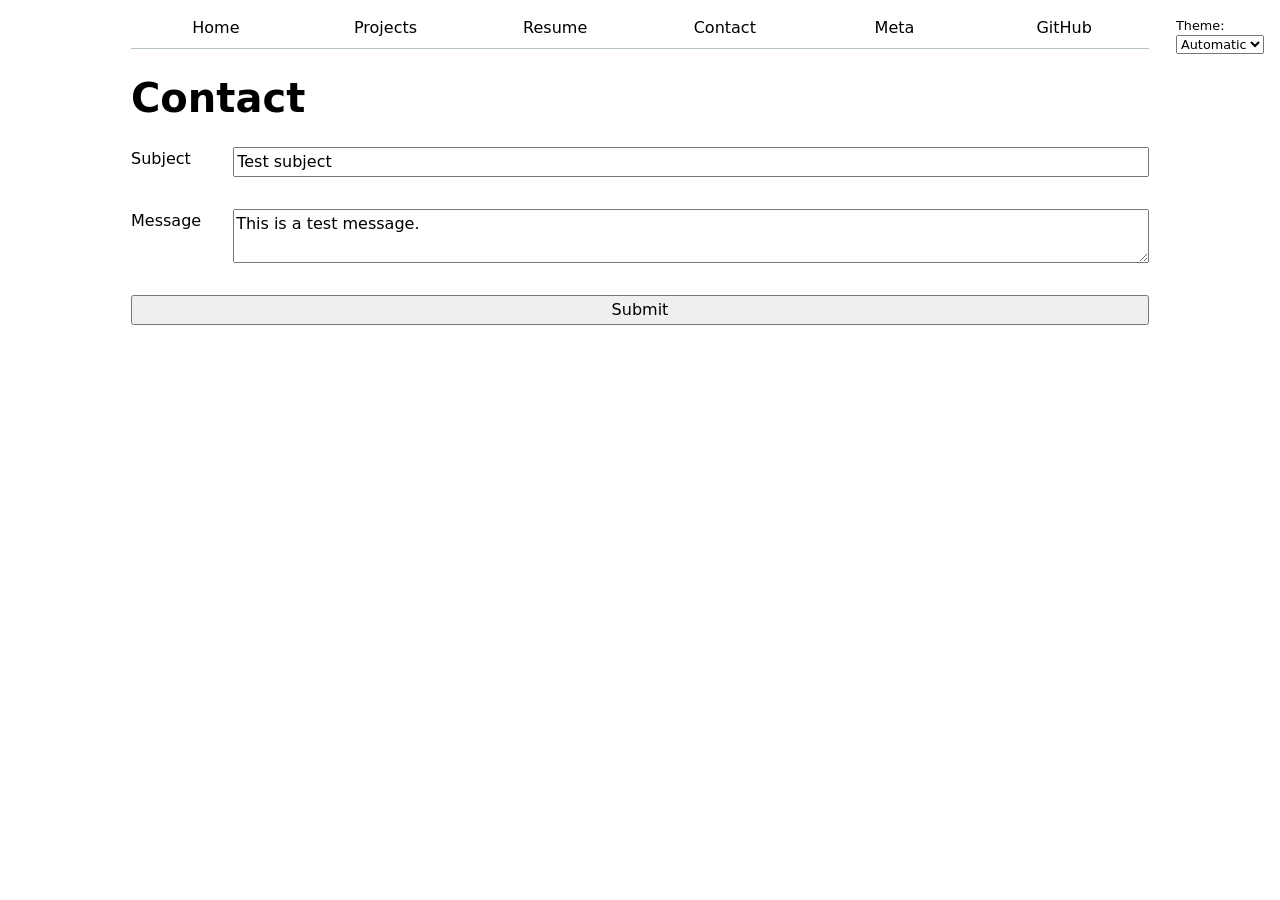
<file: contact/index.html>
<!DOCTYPE html>
<html lang="en">
<head>
    <meta charset="UTF-8">
    <meta name="viewport" content="width=device-width, initial-scale=1.0">
    <title>Contact | Xuan Yin</title>
    <link rel="stylesheet" href="../style.css">
    <script type="module" src="../global.js"></script>
</head>
<body>
    <h1>Contact</h1>

    <form action="mailto:xuanxuanyin035@gmail.com">
        <label>
            Subject
            <input name="subject" value="Test subject">
        </label>

        <label>
            Message
            <textarea name="body">This is a test message.</textarea>
        </label>

        <button>Submit</button>
    </form>
</body>
</html>
</file>
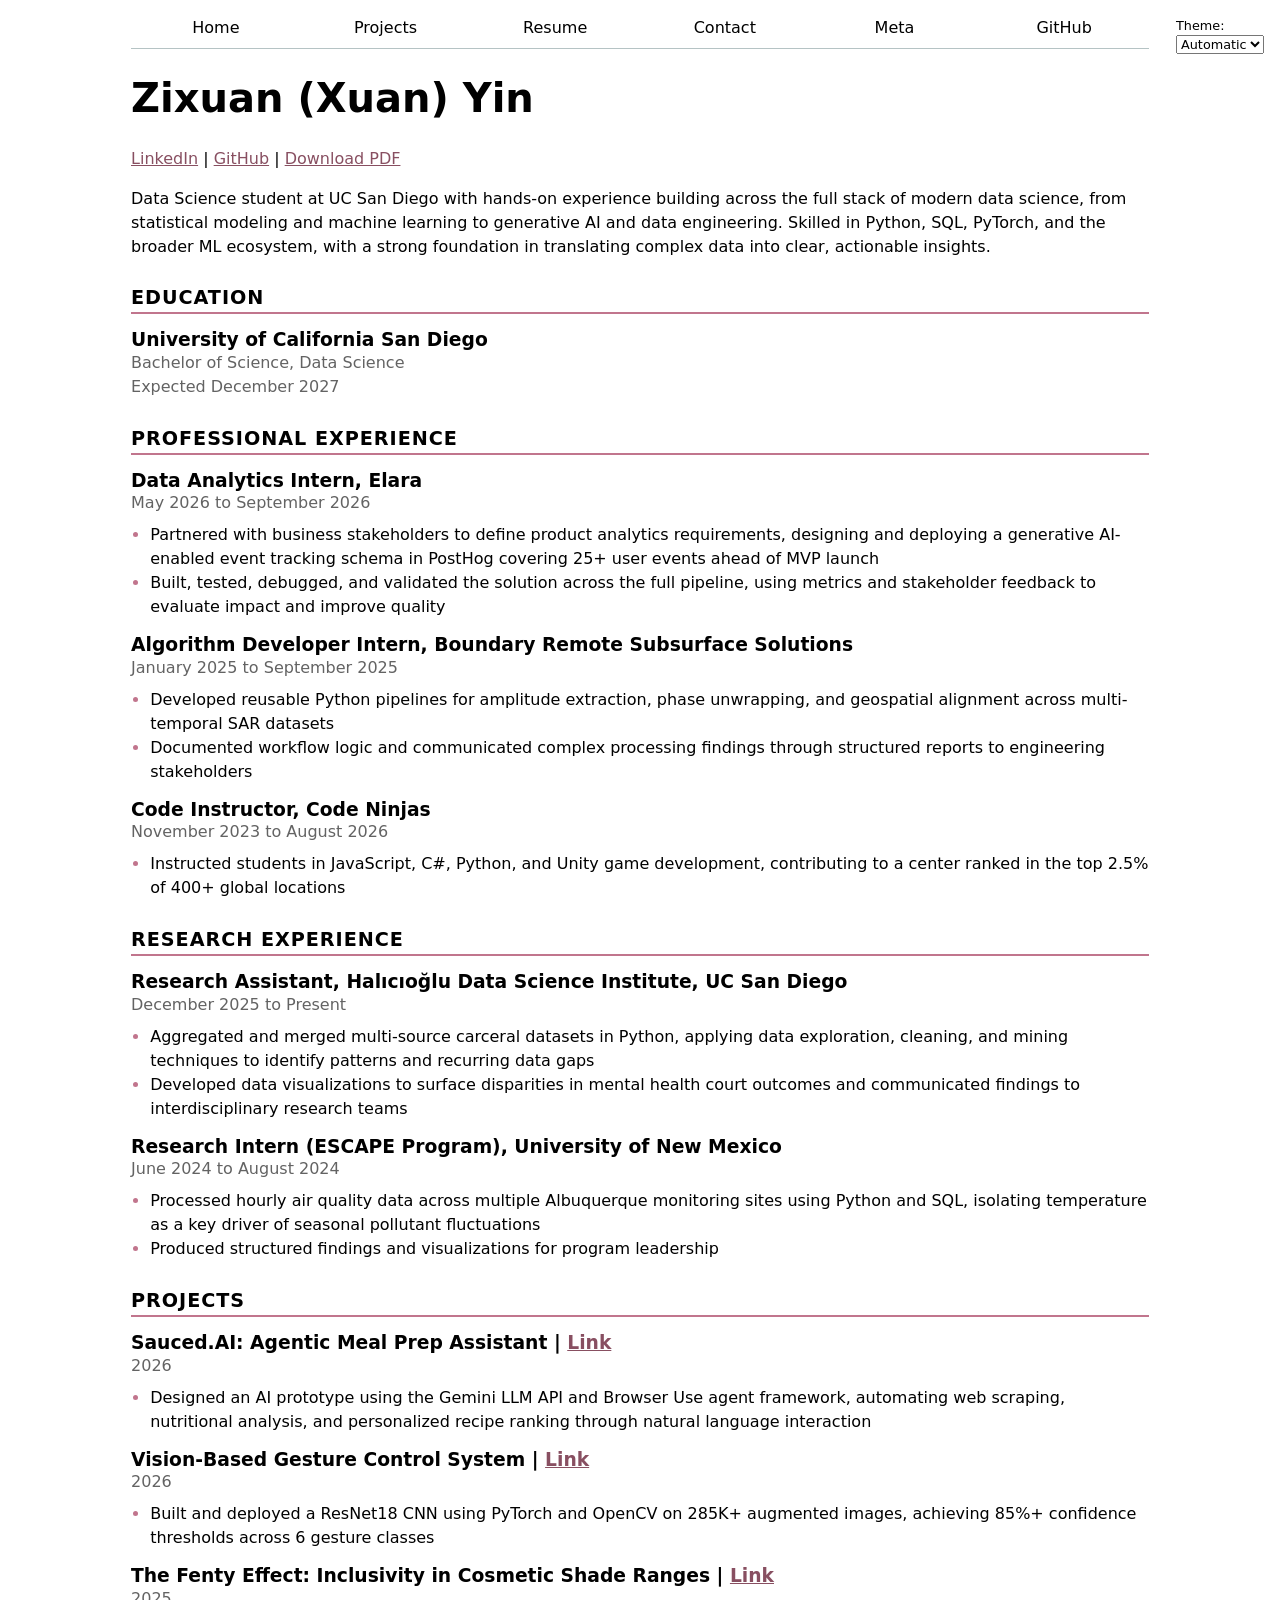
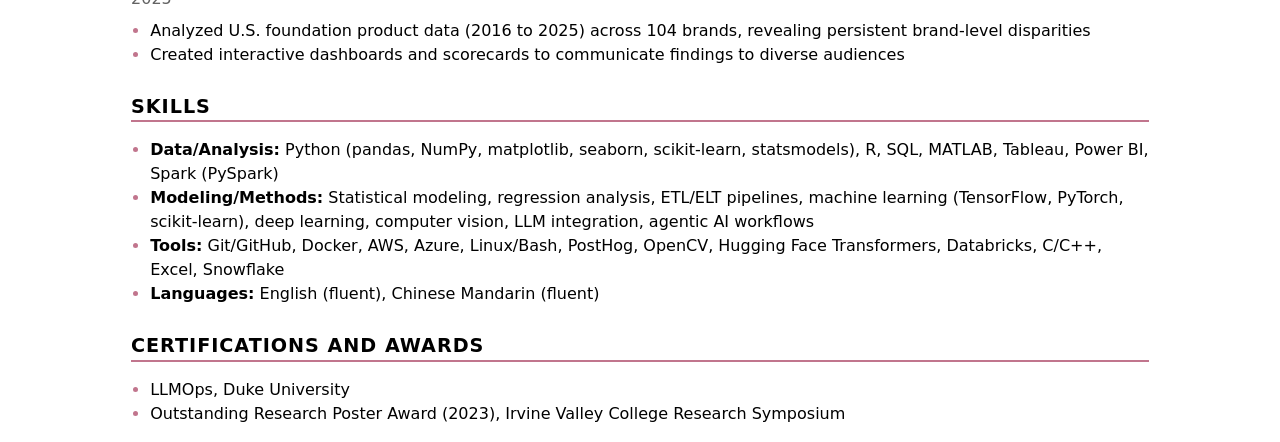
<file: resume/index.html>
<!DOCTYPE html>
<html lang="en">
<head>
    <meta charset="UTF-8">
    <meta name="viewport" content="width=device-width, initial-scale=1.0">
    <title>Resume | Xuan Yin</title>
    <link rel="stylesheet" href="../style.css">
    <script type="module" src="../global.js"></script>
</head>
<body class="resume">
    <header>
        <h1>Zixuan (Xuan) Yin</h1>
        <p>
            <a href="https://linkedin.com/in/xuan-yin-b96679327" target="_blank">LinkedIn</a> |
            <a href="https://github.com/xuan0035" target="_blank">GitHub</a> |
            <a href="Xuan_Yin_Resume.pdf" target="_blank">Download PDF</a>
        </p>
        <p>Data Science student at UC San Diego with hands-on experience building across the full stack of modern data science, from statistical modeling and machine learning to generative AI and data engineering. Skilled in Python, SQL, PyTorch, and the broader ML ecosystem, with a strong foundation in translating complex data into clear, actionable insights.</p>
    </header>

    <section>
        <h2>Education</h2>
        <article>
            <header>
                <h3>University of California San Diego</h3>
                <p>Bachelor of Science, Data Science</p>
                <p>Expected <time datetime="2027-12">December 2027</time></p>
            </header>
        </article>
    </section>

    <section>
        <h2>Professional Experience</h2>

        <article>
            <header>
                <h3>Data Analytics Intern, Elara</h3>
                <p><time datetime="2026-05">May 2026</time> to <time datetime="2026-09">September 2026</time></p>
            </header>
            <ul>
                <li>Partnered with business stakeholders to define product analytics requirements, designing and deploying a generative AI-enabled event tracking schema in PostHog covering 25+ user events ahead of MVP launch</li>
                <li>Built, tested, debugged, and validated the solution across the full pipeline, using metrics and stakeholder feedback to evaluate impact and improve quality</li>
            </ul>
        </article>

        <article>
            <header>
                <h3>Algorithm Developer Intern, Boundary Remote Subsurface Solutions</h3>
                <p><time datetime="2025-01">January 2025</time> to <time datetime="2025-09">September 2025</time></p>
            </header>
            <ul>
                <li>Developed reusable Python pipelines for amplitude extraction, phase unwrapping, and geospatial alignment across multi-temporal SAR datasets</li>
                <li>Documented workflow logic and communicated complex processing findings through structured reports to engineering stakeholders</li>
            </ul>
        </article>

        <article>
            <header>
                <h3>Code Instructor, Code Ninjas</h3>
                <p><time datetime="2023-11">November 2023</time> to <time datetime="2026-08">August 2026</time></p>
            </header>
            <ul>
                <li>Instructed students in JavaScript, C#, Python, and Unity game development, contributing to a center ranked in the top 2.5% of 400+ global locations</li>
            </ul>
        </article>
    </section>

    <section>
        <h2>Research Experience</h2>

        <article>
            <header>
                <h3>Research Assistant, Halıcıoğlu Data Science Institute, UC San Diego</h3>
                <p><time datetime="2025-12">December 2025</time> to Present</p>
            </header>
            <ul>
                <li>Aggregated and merged multi-source carceral datasets in Python, applying data exploration, cleaning, and mining techniques to identify patterns and recurring data gaps</li>
                <li>Developed data visualizations to surface disparities in mental health court outcomes and communicated findings to interdisciplinary research teams</li>
            </ul>
        </article>

        <article>
            <header>
                <h3>Research Intern (ESCAPE Program), University of New Mexico</h3>
                <p><time datetime="2024-06">June 2024</time> to <time datetime="2024-08">August 2024</time></p>
            </header>
            <ul>
                <li>Processed hourly air quality data across multiple Albuquerque monitoring sites using Python and SQL, isolating temperature as a key driver of seasonal pollutant fluctuations</li>
                <li>Produced structured findings and visualizations for program leadership</li>
            </ul>
        </article>
    </section>

    <section>
        <h2>Projects</h2>
    
        <article>
            <header>
                <h3>Sauced.AI: Agentic Meal Prep Assistant | <a href="https://github.com/xuan0035/sauced.ai" target="_blank">Link</a></h3>
                <p><time datetime="2026">2026</time></p>
            </header>
            <ul>
                <li>Designed an AI prototype using the Gemini LLM API and Browser Use agent framework, automating web scraping, nutritional analysis, and personalized recipe ranking through natural language interaction</li>
            </ul>
        </article>
    
        <article>
            <header>
                <h3>Vision-Based Gesture Control System | <a href="https://github.com/xuan0035/FNAF-CV" target="_blank">Link</a></h3>
                <p><time datetime="2026">2026</time></p>
            </header>
            <ul>
                <li>Built and deployed a ResNet18 CNN using PyTorch and OpenCV on 285K+ augmented images, achieving 85%+ confidence thresholds across 6 gesture classes</li>
            </ul>
        </article>
    
        <article>
            <header>
                <h3>The Fenty Effect: Inclusivity in Cosmetic Shade Ranges | <a href="https://xuan0035.github.io/fenty-effect-analysis" target="_blank">Link</a></h3>
                <p><time datetime="2025">2025</time></p>
            </header>
            <ul>
                <li>Analyzed U.S. foundation product data (2016 to 2025) across 104 brands, revealing persistent brand-level disparities</li>
                <li>Created interactive dashboards and scorecards to communicate findings to diverse audiences</li>
            </ul>
        </article>
    </section>

    <section>
        <h2>Skills</h2>
        <ul>
            <li><strong>Data/Analysis:</strong> Python (pandas, NumPy, matplotlib, seaborn, scikit-learn, statsmodels), R, SQL, MATLAB, Tableau, Power BI, Spark (PySpark)</li>
            <li><strong>Modeling/Methods:</strong> Statistical modeling, regression analysis, ETL/ELT pipelines, machine learning (TensorFlow, PyTorch, scikit-learn), deep learning, computer vision, LLM integration, agentic AI workflows</li>
            <li><strong>Tools:</strong> Git/GitHub, Docker, AWS, Azure, Linux/Bash, PostHog, OpenCV, Hugging Face Transformers, Databricks, C/C++, Excel, Snowflake</li>
            <li><strong>Languages:</strong> English (fluent), Chinese Mandarin (fluent)</li>
        </ul>
    </section>

    <section>
        <h2>Certifications and Awards</h2>
        <ul>
            <li>LLMOps, Duke University</li>
            <li>Outstanding Research Poster Award (<time datetime="2023">2023</time>), Irvine Valley College Research Symposium</li>
        </ul>
    </section>
</body>
</html>
</file>
<file: style.css>
:root {
  --color-accent: oklch(85% 20% 0);
  --color-accent-dark: oklch(65% 25% 0);
  accent-color: var(--color-accent);
  color-scheme: light dark;
}

body {
  font: 100%/1.5 system-ui;
  max-width: 100ch;
  margin-inline: max(1em, (100% - 100ch) / 2);
}

img {
  width: 300px;
  max-width: 100%;
  height: auto;
}

nav {
  --border-color: oklch(50% 10% 200 / 40%);
  display: flex;
  margin-bottom: 1em;
  border-bottom: 1px solid var(--border-color);
}

nav a {
  flex: 1;
  text-decoration: none;
  color: inherit;
  text-align: center;
  padding: 0.5em;
}

nav a.current {
  border-bottom: 0.4em solid var(--border-color);
  padding-bottom: 0.1em;
}

nav a:hover {
  border-bottom: 0.4em solid var(--color-accent);
  padding-bottom: 0.1em;
  background-color: color-mix(in oklch, var(--color-accent), canvas 85%);
}

input,
textarea,
button,
select {
  font: inherit;
}

form {
  display: grid;
  grid-template-columns: auto 1fr;
  gap: 2em;
}

label {
  display: grid;
  grid-template-columns: subgrid;
  grid-column: 1 / -1;
}

button {
  grid-column: 1 / -1;
}

.projects {
  display: grid;
  grid-template-columns: repeat(auto-fill, minmax(15em, 1fr));
  gap: 1em;
}

.projects article {
  display: grid;
  grid-template-rows: subgrid;
  grid-row: span 3;
}

.projects h2 {
  margin: 0;
}

h1,
h2,
h3,
h4,
h5,
h6 {
  line-height: 1.1;
  text-wrap: balance;
}

h1 {
  font-size: 250%;
}

.resume h2 {
  font-size: 120%;
  text-transform: uppercase;
  letter-spacing: 0.05em;
  margin-top: 1.5em;
  padding-bottom: 0.2em;
  border-bottom: 2px solid var(--color-accent-dark);
}

.resume article {
  margin-block: 1em;
}

.resume h3 {
  margin: 0;
}

.resume article header p {
  margin: 0;
  color: oklch(50% 0 0);
}

.resume ul {
  margin-top: 0.5em;
  padding-left: 1.2em;
}

.resume li::marker {
  color: var(--color-accent-dark);
}

.resume header a {
  color: oklch(from var(--color-accent) 50% 20% h);
}

.color-scheme {
  position: absolute;
  top: 1rem;
  right: 1rem;
  font-size: 80%;
}

#profile-stats dl {
  display: grid;
  grid-template-columns: repeat(3, 1fr);
  text-align: center;
}

#profile-stats dt {
  grid-row: 1;
  font-size: 80%;
  text-transform: uppercase;
  color: oklch(50% 0 0);
}

#profile-stats dd {
  grid-row: 2;
  margin: 0;
  font-size: 200%;
  font-weight: bold;
  color: var(--color-accent-dark);
}

details summary {
  font-size: 150%;
  font-weight: bold;
  line-height: 1.1;
  margin-block: 0.83em;
  cursor: pointer;
}

details summary::marker {
  color: var(--color-accent-dark);
}

details summary:hover {
  color: var(--color-accent-dark);
}

.section-heading {
  margin-top: 2.5em;
}

.project-year {
  color: oklch(50% 0 0);
  font-size: 90%;
}

#projects-pie-plot {
  max-width: 20em;
  margin-block: 2em;
  overflow: visible;

  &:has(path:hover) {
    path:not(:hover) {
      opacity: 0.3;
    }
  }
}

#projects-pie-plot path {
  transition: 300ms;
  cursor: pointer;
}

.legend {
  flex: 1;
  display: grid;
  grid-template-columns: repeat(auto-fill, minmax(9em, 1fr));
  gap: 1em;
  margin: 0;
  padding: 1em;
  list-style: none;
}

.legend-item {
  display: flex;
  align-items: center;
  gap: 0.5em;
}

.swatch {
  width: 1.25em;
  aspect-ratio: 1 / 1;
  background-color: var(--color);
  border-radius: 50%;
}

.container {
  display: flex;
  align-items: center;
  gap: 2em;
  margin-bottom: 2em;
}

.searchBar {
  width: 100%;
  box-sizing: border-box;
  padding: 0.5em;
  margin-bottom: 2em;
}

.selected {
  --color: oklch(55% 0.08 330);

  &:is(path) {
    fill: var(--color);
  }
}

.stats {
  display: grid;
  grid-auto-flow: column;
  gap: 0.25em 1em;
  margin: 1em 0;
  text-align: center;
}

.stats dt {
  grid-row: 1;
  font-size: 80%;
  text-transform: uppercase;
  color: oklch(50% 0 0);
}

.stats dd {
  grid-row: 2;
  margin: 0;
  font-size: 200%;
  font-weight: bold;
  color: var(--color-accent-dark);
}

.gridlines line {
  stroke: oklch(50% 10% 200 / 20%);
}

.gridlines .domain {
  display: none;
}

dl.info {
  display: grid;
  grid-template-columns: auto 1fr;
  gap: 0.25em 1em;
  margin: 0;
  transition-duration: 500ms;
  transition-property: opacity, visibility;
}

dl.info dt {
  color: oklch(50% 0 0);
  font-size: 85%;
}

dl.info dd {
  margin: 0;
}

dl.info[hidden]:not(:hover, :focus-within) {
  opacity: 0;
  visibility: hidden;
}

.tooltip {
  position: fixed;
  top: 1em;
  left: 1em;
  padding: 0.75em 1em;
  border-radius: 0.5em;
  background-color: color-mix(in oklch, var(--color-accent) 20%, canvas);
  backdrop-filter: blur(8px);
  box-shadow: 0 4px 12px oklch(0% 0 0 / 15%);
}

circle {
  transition: 200ms;
  transform-origin: center;
  transform-box: fill-box;
}

circle:hover {
  transform: scale(1.5);
}

@keyframes marching-ants {
  to {
    stroke-dashoffset: -8;
  }
}

.selection {
  fill-opacity: 0.1;
  stroke: currentColor;
  stroke-opacity: 0.7;
  stroke-dasharray: 5 3;
  animation: marching-ants 2s linear infinite;
}

circle.selected {
  fill: oklch(55% 0.08 330);
}

.projects a {
  color: inherit;
  text-decoration-color: var(--color-accent);
  text-underline-offset: 0.2em;
}

.projects a:hover {
  color: var(--color-accent-dark);
}
</file>
